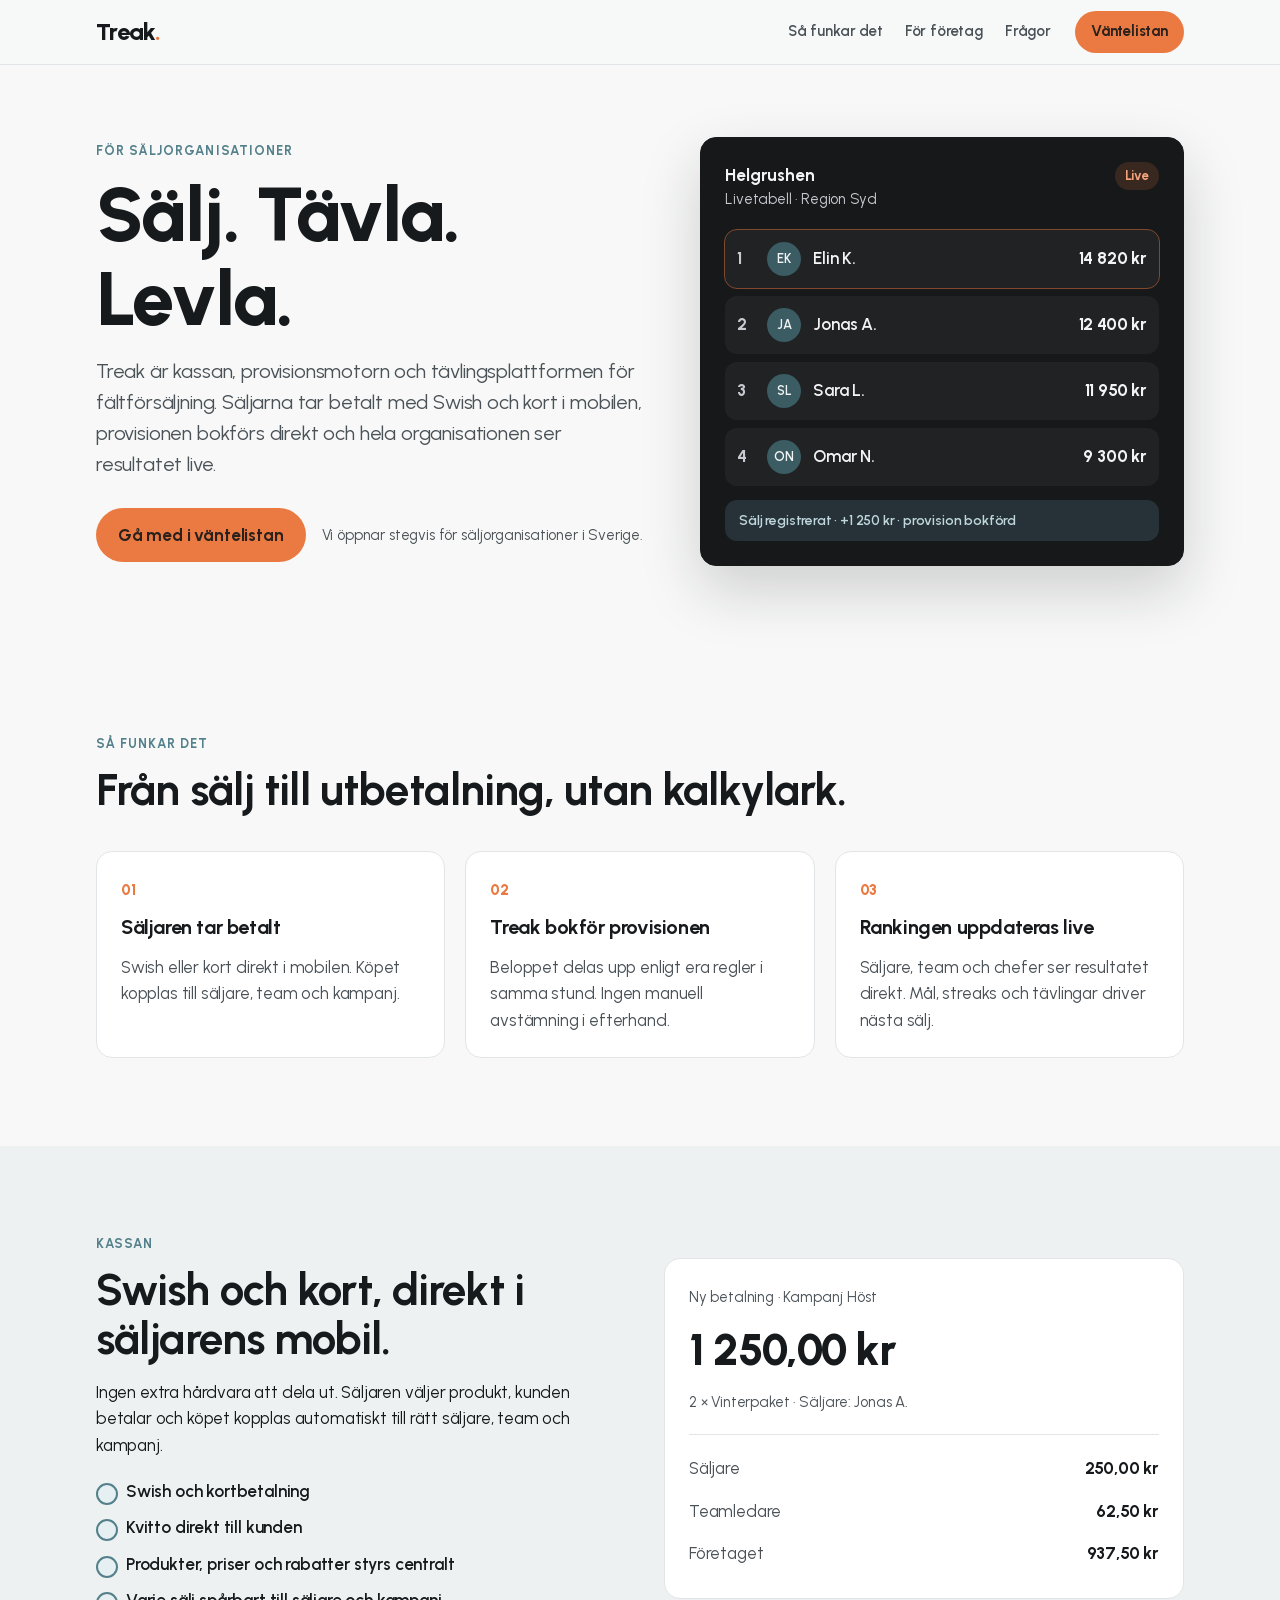
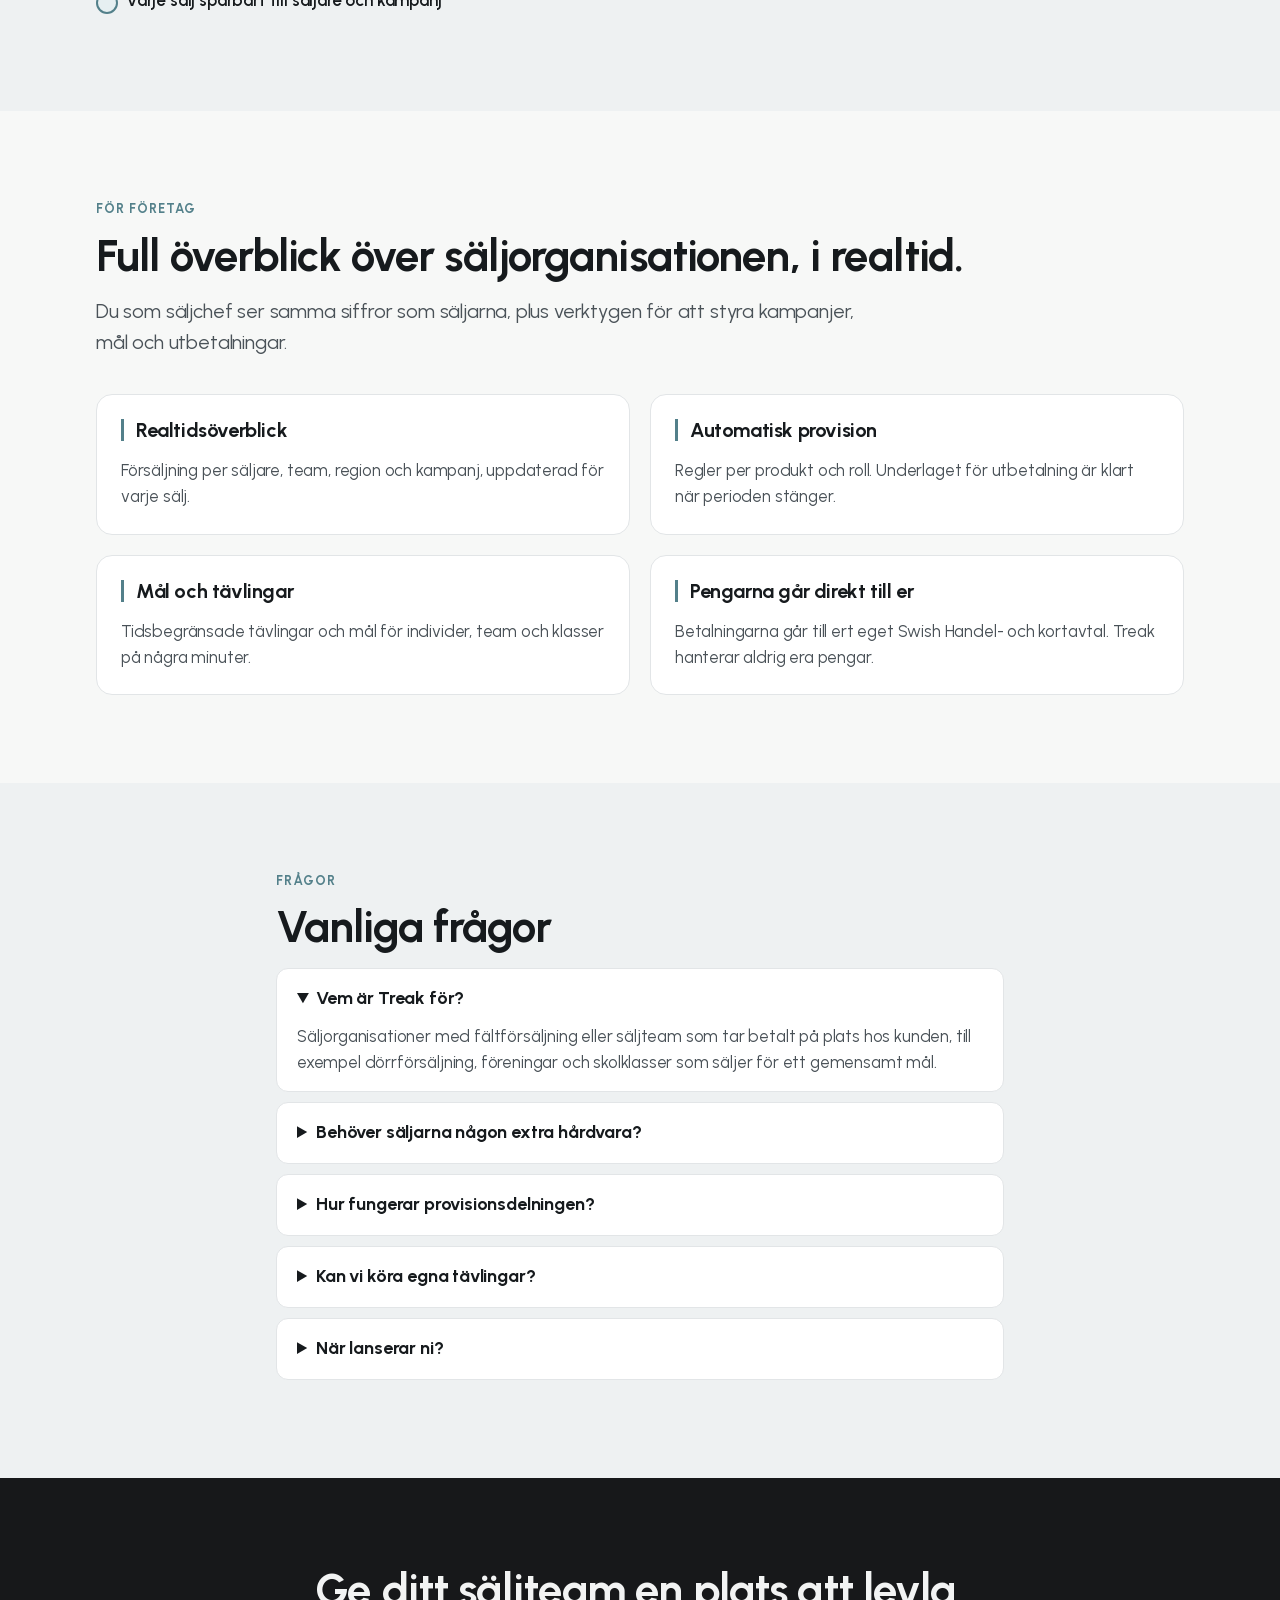
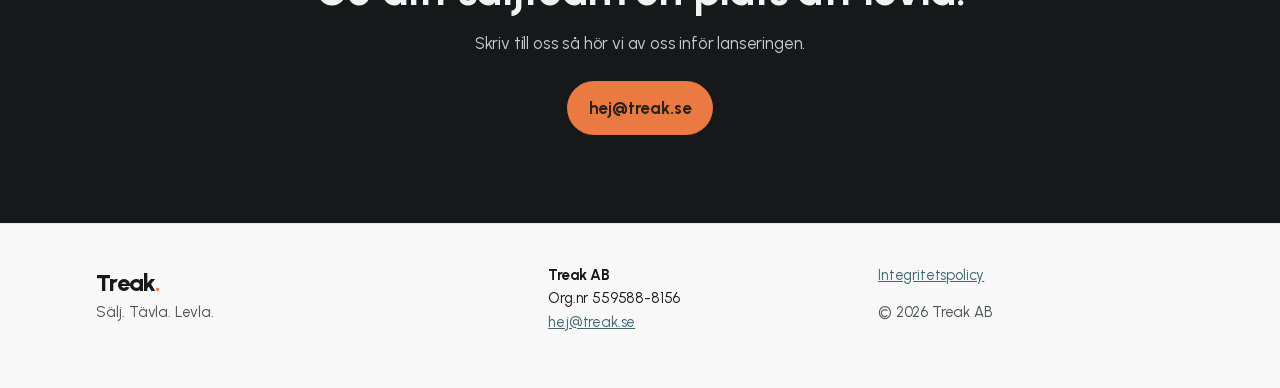
<file: index.html>
<!doctype html>
<html lang="sv">
<head>
<meta charset="utf-8">
<meta name="viewport" content="width=device-width, initial-scale=1">
<title>Treak – Sälj. Tävla. Levla.</title>
<meta name="description" content="Treak är kassan, provisionsmotorn och tävlingsplattformen för fältförsäljning. Swish och kort i säljarens mobil, provision som bokförs direkt och resultat live.">
<link rel="icon" href="favicon.svg" type="image/svg+xml">
<link rel="stylesheet" href="style.css">
</head>
<body>
<header class="top">
  <div class="wrap nav">
    <a class="logo" href="./">Treak<span>.</span></a>
    <nav aria-label="Huvudmeny">
      <a href="#sa-funkar-det">Så funkar det</a>
      <a href="#for-foretag">För företag</a>
      <a href="#fragor">Frågor</a>
    </nav>
    <a class="btn small" href="mailto:hej@treak.se?subject=V%C3%A4ntelistan">Väntelistan</a>
  </div>
</header>

<main>
  <section class="hero">
    <div class="wrap hero-grid">
      <div>
        <p class="eyebrow">För säljorganisationer</p>
        <h1>Sälj. Tävla. Levla.</h1>
        <p class="lead">Treak är kassan, provisionsmotorn och tävlingsplattformen för fältförsäljning. Säljarna tar betalt med Swish och kort i mobilen, provisionen bokförs direkt och hela organisationen ser resultatet live.</p>
        <div class="cta-row">
          <a class="btn" href="mailto:hej@treak.se?subject=V%C3%A4ntelistan">Gå med i väntelistan</a>
          <span class="muted">Vi öppnar stegvis för säljorganisationer i Sverige.</span>
        </div>
      </div>
      <div class="card board" aria-label="Exempel på en livetabell">
        <div class="board-head">
          <div>
            <strong>Helgrushen</strong>
            <span class="muted">Livetabell · Region Syd</span>
          </div>
          <span class="live">Live</span>
        </div>
        <ol>
          <li><span class="av">EK</span>Elin K.<b>14 820 kr</b></li>
          <li><span class="av">JA</span>Jonas A.<b>12 400 kr</b></li>
          <li><span class="av">SL</span>Sara L.<b>11 950 kr</b></li>
          <li><span class="av">ON</span>Omar N.<b>9 300 kr</b></li>
        </ol>
        <p class="toast">Sälj registrerat · +1 250 kr · provision bokförd</p>
      </div>
    </div>
  </section>

  <section id="sa-funkar-det" class="section">
    <div class="wrap">
      <p class="eyebrow">Så funkar det</p>
      <h2>Från sälj till utbetalning, utan kalkylark.</h2>
      <div class="grid3">
        <article class="card step"><span class="n">01</span><h3>Säljaren tar betalt</h3><p>Swish eller kort direkt i mobilen. Köpet kopplas till säljare, team och kampanj.</p></article>
        <article class="card step"><span class="n">02</span><h3>Treak bokför provisionen</h3><p>Beloppet delas upp enligt era regler i samma stund. Ingen manuell avstämning i efterhand.</p></article>
        <article class="card step"><span class="n">03</span><h3>Rankingen uppdateras live</h3><p>Säljare, team och chefer ser resultatet direkt. Mål, streaks och tävlingar driver nästa sälj.</p></article>
      </div>
    </div>
  </section>

  <section class="section alt">
    <div class="wrap split">
      <div>
        <p class="eyebrow">Kassan</p>
        <h2>Swish och kort, direkt i säljarens mobil.</h2>
        <p>Ingen extra hårdvara att dela ut. Säljaren väljer produkt, kunden betalar och köpet kopplas automatiskt till rätt säljare, team och kampanj.</p>
        <ul class="checks">
          <li>Swish och kortbetalning</li>
          <li>Kvitto direkt till kunden</li>
          <li>Produkter, priser och rabatter styrs centralt</li>
          <li>Varje sälj spårbart till säljare och kampanj</li>
        </ul>
      </div>
      <div class="card pay" aria-label="Exempel på en betalning">
        <span class="muted">Ny betalning · Kampanj Höst</span>
        <p class="amount">1 250,00 kr</p>
        <span class="muted">2 × Vinterpaket · Säljare: Jonas A.</span>
        <div class="split-list">
          <div><span>Säljare</span><b>250,00 kr</b></div>
          <div><span>Teamledare</span><b>62,50 kr</b></div>
          <div><span>Företaget</span><b>937,50 kr</b></div>
        </div>
      </div>
    </div>
  </section>

  <section id="for-foretag" class="section">
    <div class="wrap">
      <p class="eyebrow">För företag</p>
      <h2>Full överblick över säljorganisationen, i realtid.</h2>
      <p class="lead narrow">Du som säljchef ser samma siffror som säljarna, plus verktygen för att styra kampanjer, mål och utbetalningar.</p>
      <div class="grid2">
        <article class="card feat"><h3>Realtidsöverblick</h3><p>Försäljning per säljare, team, region och kampanj, uppdaterad för varje sälj.</p></article>
        <article class="card feat"><h3>Automatisk provision</h3><p>Regler per produkt och roll. Underlaget för utbetalning är klart när perioden stänger.</p></article>
        <article class="card feat"><h3>Mål och tävlingar</h3><p>Tidsbegränsade tävlingar och mål för individer, team och klasser på några minuter.</p></article>
        <article class="card feat"><h3>Pengarna går direkt till er</h3><p>Betalningarna går till ert eget Swish Handel- och kortavtal. Treak hanterar aldrig era pengar.</p></article>
      </div>
    </div>
  </section>

  <section id="fragor" class="section alt">
    <div class="wrap narrow">
      <p class="eyebrow">Frågor</p>
      <h2>Vanliga frågor</h2>
      <details open><summary>Vem är Treak för?</summary><p>Säljorganisationer med fältförsäljning eller säljteam som tar betalt på plats hos kunden, till exempel dörrförsäljning, föreningar och skolklasser som säljer för ett gemensamt mål.</p></details>
      <details><summary>Behöver säljarna någon extra hårdvara?</summary><p>Nej. Kassan körs i säljarens mobil och tar emot Swish och kort.</p></details>
      <details><summary>Hur fungerar provisionsdelningen?</summary><p>Ni sätter upp regler per produkt, team eller kampanj. Varje sälj bokförs direkt och provisionen fördelas automatiskt enligt reglerna.</p></details>
      <details><summary>Kan vi köra egna tävlingar?</summary><p>Ja. Ni skapar tidsbegränsade tävlingar och mål, och rankingen uppdateras live i appen.</p></details>
      <details><summary>När lanserar ni?</summary><p>Vi öppnar stegvis för säljorganisationer i Sverige under 2027. Hör av dig så kontaktar vi dig.</p></details>
    </div>
  </section>

  <section class="section cta">
    <div class="wrap narrow center">
      <h2>Ge ditt säljteam en plats att levla.</h2>
      <p>Skriv till oss så hör vi av oss inför lanseringen.</p>
      <a class="btn" href="mailto:hej@treak.se?subject=V%C3%A4ntelistan">hej@treak.se</a>
    </div>
  </section>
</main>

<footer class="foot">
  <div class="wrap foot-grid">
    <div>
      <a class="logo" href="./">Treak<span>.</span></a>
      <p class="muted">Sälj. Tävla. Levla.</p>
    </div>
    <div>
      <p><strong>Treak AB</strong><br>Org.nr 559588-8156<br><a href="mailto:hej@treak.se">hej@treak.se</a></p>
    </div>
    <div>
      <p><a href="integritetspolicy.html">Integritetspolicy</a></p>
      <p class="muted">© 2026 Treak AB</p>
    </div>
  </div>
</footer>
</body>
</html>
</file>
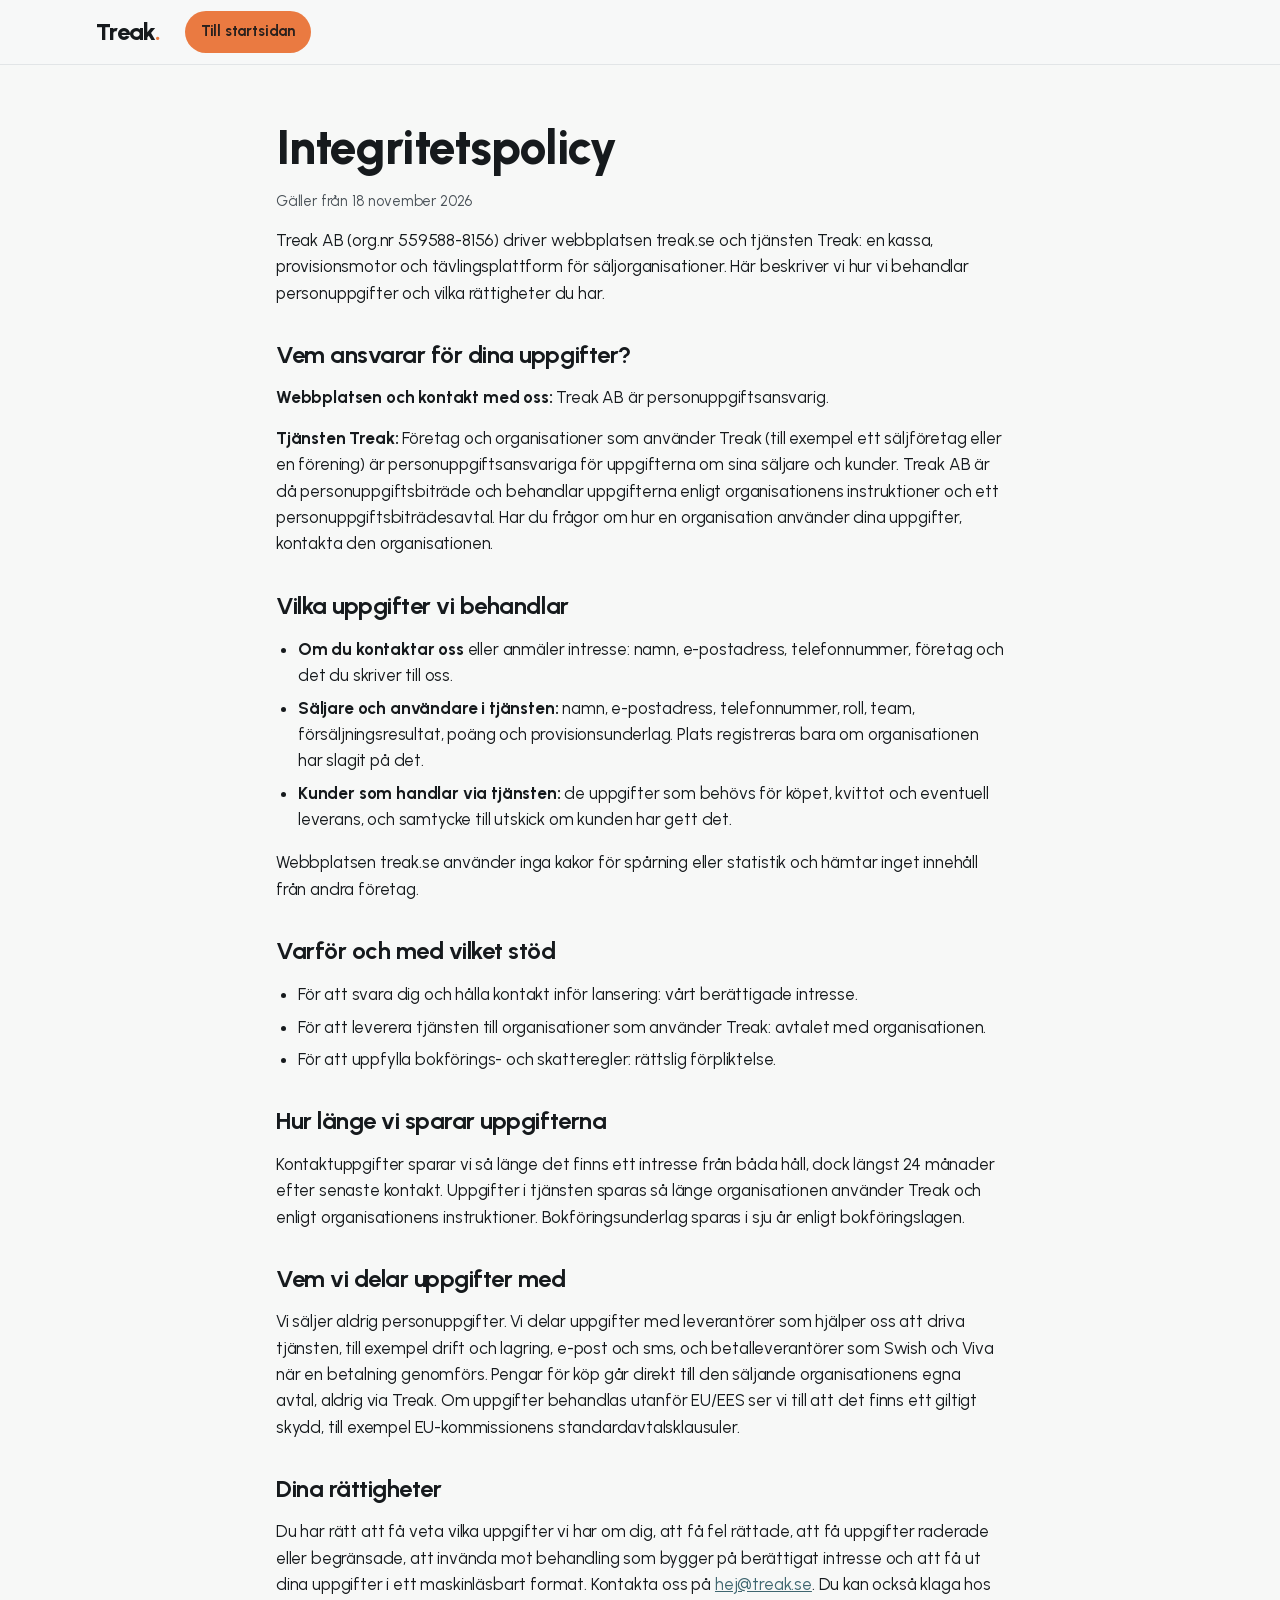
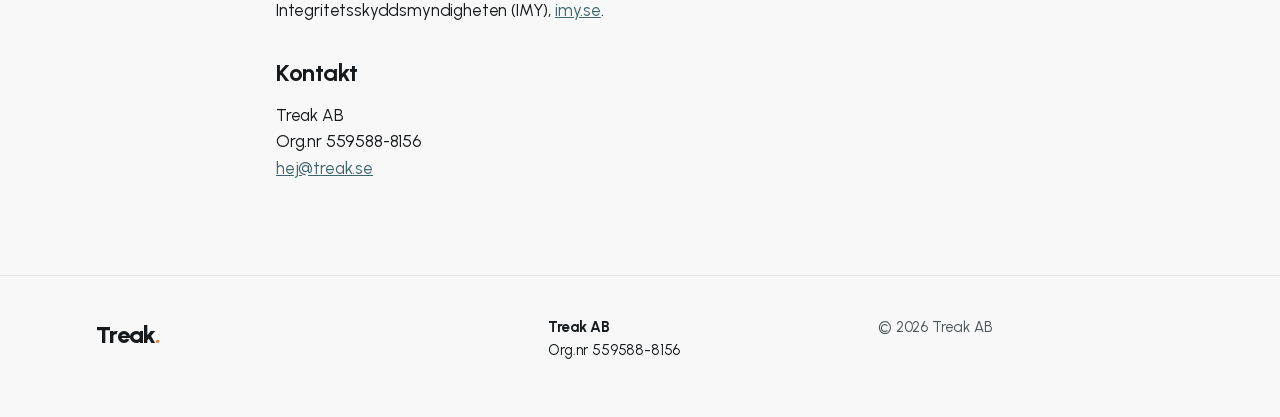
<file: integritetspolicy.html>
<!doctype html>
<html lang="sv">
<head>
<meta charset="utf-8">
<meta name="viewport" content="width=device-width, initial-scale=1">
<title>Integritetspolicy – Treak</title>
<meta name="description" content="Hur Treak AB behandlar personuppgifter på treak.se och i Treaks tjänster.">
<link rel="icon" href="favicon.svg" type="image/svg+xml">
<link rel="stylesheet" href="style.css">
</head>
<body>
<header class="top">
  <div class="wrap nav">
    <a class="logo" href="./">Treak<span>.</span></a>
    <a class="btn small" href="./">Till startsidan</a>
  </div>
</header>

<main class="doc">
  <div class="wrap narrow">
    <h1>Integritetspolicy</h1>
    <p class="muted">Gäller från 18 november 2026</p>

    <p>Treak AB (org.nr 559588-8156) driver webbplatsen treak.se och tjänsten Treak: en kassa, provisionsmotor och tävlingsplattform för säljorganisationer. Här beskriver vi hur vi behandlar personuppgifter och vilka rättigheter du har.</p>

    <h2>Vem ansvarar för dina uppgifter?</h2>
    <p><strong>Webbplatsen och kontakt med oss:</strong> Treak AB är personuppgiftsansvarig.</p>
    <p><strong>Tjänsten Treak:</strong> Företag och organisationer som använder Treak (till exempel ett säljföretag eller en förening) är personuppgiftsansvariga för uppgifterna om sina säljare och kunder. Treak AB är då personuppgiftsbiträde och behandlar uppgifterna enligt organisationens instruktioner och ett personuppgiftsbiträdesavtal. Har du frågor om hur en organisation använder dina uppgifter, kontakta den organisationen.</p>

    <h2>Vilka uppgifter vi behandlar</h2>
    <ul>
      <li><strong>Om du kontaktar oss</strong> eller anmäler intresse: namn, e-postadress, telefonnummer, företag och det du skriver till oss.</li>
      <li><strong>Säljare och användare i tjänsten:</strong> namn, e-postadress, telefonnummer, roll, team, försäljningsresultat, poäng och provisionsunderlag. Plats registreras bara om organisationen har slagit på det.</li>
      <li><strong>Kunder som handlar via tjänsten:</strong> de uppgifter som behövs för köpet, kvittot och eventuell leverans, och samtycke till utskick om kunden har gett det.</li>
    </ul>
    <p>Webbplatsen treak.se använder inga kakor för spårning eller statistik och hämtar inget innehåll från andra företag.</p>

    <h2>Varför och med vilket stöd</h2>
    <ul>
      <li>För att svara dig och hålla kontakt inför lansering: vårt berättigade intresse.</li>
      <li>För att leverera tjänsten till organisationer som använder Treak: avtalet med organisationen.</li>
      <li>För att uppfylla bokförings- och skatteregler: rättslig förpliktelse.</li>
    </ul>

    <h2>Hur länge vi sparar uppgifterna</h2>
    <p>Kontaktuppgifter sparar vi så länge det finns ett intresse från båda håll, dock längst 24 månader efter senaste kontakt. Uppgifter i tjänsten sparas så länge organisationen använder Treak och enligt organisationens instruktioner. Bokföringsunderlag sparas i sju år enligt bokföringslagen.</p>

    <h2>Vem vi delar uppgifter med</h2>
    <p>Vi säljer aldrig personuppgifter. Vi delar uppgifter med leverantörer som hjälper oss att driva tjänsten, till exempel drift och lagring, e-post och sms, och betalleverantörer som Swish och Viva när en betalning genomförs. Pengar för köp går direkt till den säljande organisationens egna avtal, aldrig via Treak. Om uppgifter behandlas utanför EU/EES ser vi till att det finns ett giltigt skydd, till exempel EU-kommissionens standardavtalsklausuler.</p>

    <h2>Dina rättigheter</h2>
    <p>Du har rätt att få veta vilka uppgifter vi har om dig, att få fel rättade, att få uppgifter raderade eller begränsade, att invända mot behandling som bygger på berättigat intresse och att få ut dina uppgifter i ett maskinläsbart format. Kontakta oss på <a href="mailto:hej@treak.se">hej@treak.se</a>. Du kan också klaga hos Integritetsskyddsmyndigheten (IMY), <a href="https://www.imy.se">imy.se</a>.</p>

    <h2>Kontakt</h2>
    <p>Treak AB<br>Org.nr 559588-8156<br><a href="mailto:hej@treak.se">hej@treak.se</a></p>
  </div>
</main>

<footer class="foot">
  <div class="wrap foot-grid">
    <div><a class="logo" href="./">Treak<span>.</span></a></div>
    <div><p><strong>Treak AB</strong><br>Org.nr 559588-8156</p></div>
    <div><p class="muted">© 2026 Treak AB</p></div>
  </div>
</footer>
</body>
</html>
</file>
<file: style.css>
@font-face {
  font-family: "Urbanist";
  font-style: normal;
  font-weight: 400 800;
  font-display: swap;
  src: url("fonts/urbanist-latin.woff2") format("woff2");
}

:root {
  --bg: #F7F8F7;
  --surface: #FFFFFF;
  --text: #161A1D;
  --text-2: #4A5258;
  --border: #E2E5E7;
  --teal: #53808A;
  --teal-dark: #3F6670;
  --teal-light: #E6EFF1;
  --amber: #EA7A41;
  --olive: #7C8F72;
  --dark: #17181A;
  --dark-2: #202224;
  --radius: 16px;
}

* { box-sizing: border-box; }
html { scroll-behavior: smooth; }
body {
  margin: 0;
  background: var(--bg);
  color: var(--text);
  font-family: "Urbanist", system-ui, -apple-system, sans-serif;
  font-size: 17px;
  line-height: 1.55;
  letter-spacing: -0.01em;
  font-variant-numeric: tabular-nums;
}
a { color: var(--teal-dark); }
h1, h2, h3 { letter-spacing: -0.02em; line-height: 1.1; margin: 0 0 16px; }
h1 { font-size: clamp(44px, 8vw, 76px); font-weight: 800; }
h2 { font-size: clamp(30px, 4.5vw, 44px); font-weight: 700; }
h3 { font-size: 20px; font-weight: 700; }
p { margin: 0 0 14px; }

.wrap { max-width: 1120px; margin: 0 auto; padding: 0 16px; }
.narrow { max-width: 760px; }
.center { text-align: center; }
.muted { color: var(--text-2); font-size: 15px; }
.eyebrow { color: var(--teal); font-weight: 700; text-transform: uppercase; letter-spacing: 0.08em; font-size: 13px; margin-bottom: 12px; }
.lead { font-size: 20px; color: var(--text-2); }

.top { position: sticky; top: 0; z-index: 10; background: rgba(247, 248, 248, 0.92); backdrop-filter: blur(8px); border-bottom: 1px solid var(--border); }
.nav { display: flex; align-items: center; gap: 24px; height: 64px; }
.nav nav { display: flex; gap: 22px; margin-left: auto; }
.nav nav a { color: var(--text-2); text-decoration: none; font-weight: 600; font-size: 15px; }
.nav nav a:hover { color: var(--text); }
.logo { font-weight: 800; font-size: 24px; color: var(--text); text-decoration: none; letter-spacing: -0.03em; }
.logo span { color: var(--amber); }

.btn { display: inline-block; background: var(--amber); color: #2A211D; font-weight: 700; text-decoration: none; padding: 14px 22px; border-radius: 999px; }
.btn:hover { background: #F08A55; color: #2A211D; }
.btn.small { padding: 9px 16px; font-size: 15px; }

.hero { padding: 72px 0 80px; }
.hero-grid { display: grid; grid-template-columns: 1.15fr 1fr; gap: 48px; align-items: center; }
.cta-row { display: flex; flex-wrap: wrap; align-items: center; gap: 16px; margin-top: 28px; }

.card { background: var(--surface); border: 1px solid var(--border); border-radius: var(--radius); padding: 24px; }

.board { background: var(--dark); border-color: var(--dark); color: #F2F3F3; box-shadow: 0 24px 60px rgba(23, 24, 26, 0.18); }
.board .muted { color: #C7CBD1; display: block; }
.board-head { display: flex; justify-content: space-between; align-items: flex-start; margin-bottom: 18px; }
.live { background: rgba(234, 122, 65, 0.16); color: #F5A57C; font-weight: 700; font-size: 13px; padding: 4px 10px; border-radius: 999px; }
.board ol { list-style: none; margin: 0; padding: 0; counter-reset: r; }
.board li { counter-increment: r; display: flex; align-items: center; gap: 12px; padding: 12px; border-radius: 12px; background: var(--dark-2); margin-bottom: 8px; font-weight: 600; }
.board li::before { content: counter(r); width: 18px; color: #C7CBD1; font-weight: 700; }
.board li:first-child { outline: 1px solid rgba(234, 122, 65, 0.5); }
.board li b { margin-left: auto; }
.av { width: 34px; height: 34px; border-radius: 50%; background: #3B5C63; display: grid; place-items: center; font-size: 13px; }
.toast { margin: 14px 0 0; background: rgba(83, 128, 138, 0.25); color: #BFD7DC; padding: 10px 14px; border-radius: 12px; font-size: 14px; font-weight: 600; }

.section { padding: 88px 0; }
.section.alt { background: #EEF1F2; }
.grid3 { display: grid; grid-template-columns: repeat(3, 1fr); gap: 20px; margin-top: 36px; }
.grid2 { display: grid; grid-template-columns: repeat(2, 1fr); gap: 20px; margin-top: 36px; }
.step .n { display: inline-block; color: var(--amber); font-weight: 800; font-size: 15px; margin-bottom: 14px; }
.step p, .feat p { color: var(--text-2); margin: 0; }
.feat h3 { border-left: 3px solid var(--teal); padding-left: 12px; }

.split { display: grid; grid-template-columns: 1fr 1fr; gap: 48px; align-items: center; }
.checks { list-style: none; padding: 0; margin: 20px 0 0; }
.checks li { padding-left: 30px; position: relative; margin-bottom: 10px; font-weight: 600; }
.checks li::before { content: ""; position: absolute; left: 0; top: 5px; width: 18px; height: 18px; border-radius: 50%; background: var(--teal-light); border: 2px solid var(--teal); }
.pay .amount { font-size: 44px; font-weight: 800; margin: 6px 0 4px; letter-spacing: -0.03em; }
.split-list { margin-top: 20px; border-top: 1px solid var(--border); padding-top: 12px; }
.split-list div { display: flex; justify-content: space-between; padding: 8px 0; color: var(--text-2); }
.split-list b { color: var(--text); }

details { background: var(--surface); border: 1px solid var(--border); border-radius: 12px; padding: 16px 20px; margin-bottom: 10px; }
summary { cursor: pointer; font-weight: 700; font-size: 18px; }
details p { margin: 10px 0 0; color: var(--text-2); }

.cta { background: var(--dark); color: #F2F3F3; }
.cta p { color: #C7CBD1; margin-bottom: 24px; }

.foot { padding: 40px 0; border-top: 1px solid var(--border); font-size: 15px; }
.foot-grid { display: grid; grid-template-columns: 1.4fr 1fr 1fr; gap: 24px; }

.doc { padding: 56px 0 80px; }
.doc h1 { font-size: clamp(34px, 6vw, 48px); }
.doc h2 { font-size: 24px; margin-top: 36px; }
.doc ul { padding-left: 22px; }
.doc li { margin-bottom: 6px; }

@media (max-width: 860px) {
  .hero-grid, .split { grid-template-columns: 1fr; gap: 36px; }
  .grid3, .grid2 { grid-template-columns: 1fr; }
  .nav nav { display: none; }
  .nav .btn { margin-left: auto; }
  .hero { padding: 48px 0 56px; }
  .section { padding: 64px 0; }
  .foot-grid { grid-template-columns: 1fr; }
}
</file>
